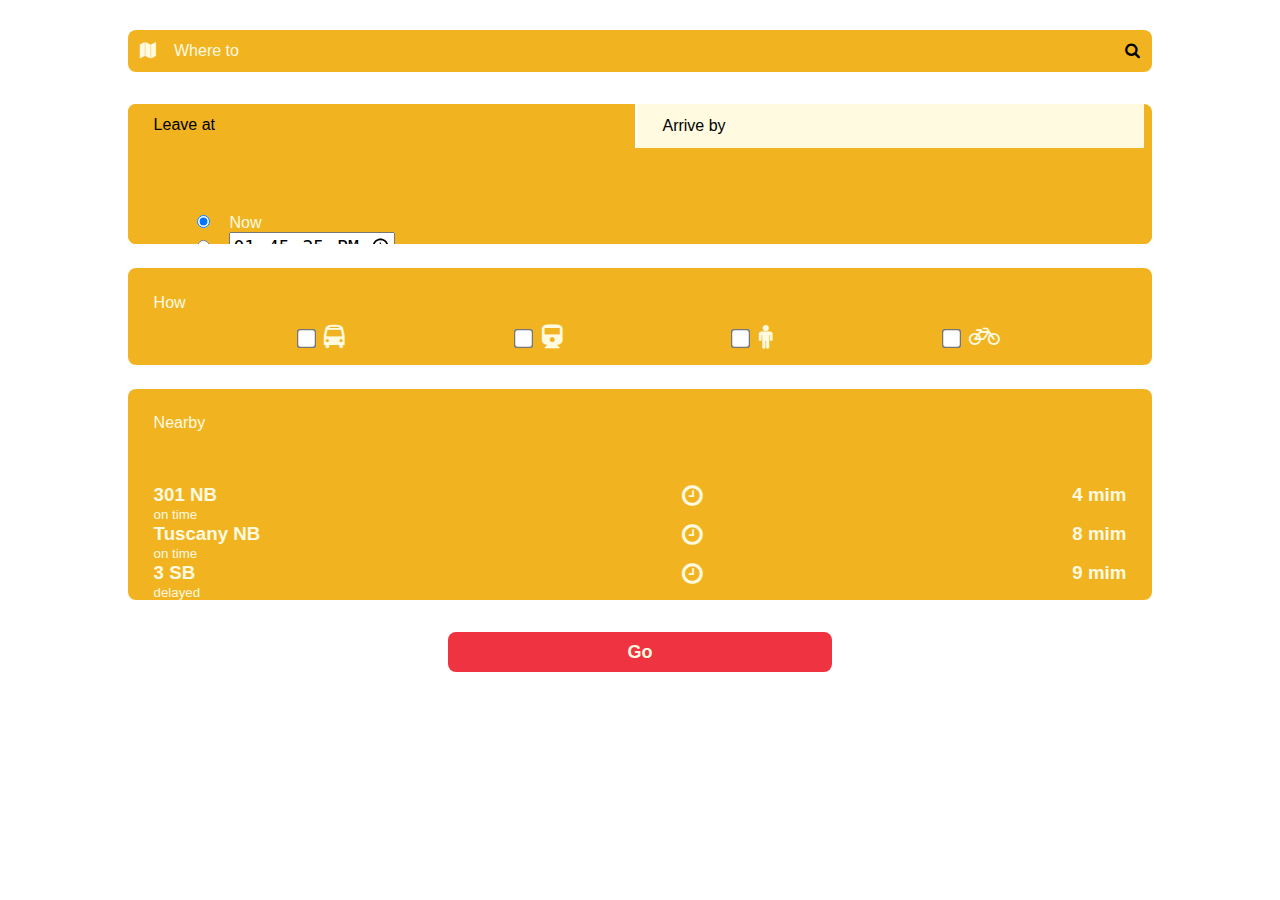
<file: index.html>
<!DOCTYPE html>
<html lang="en">
  <head>
    <meta charset="UTF-8" />
    <meta name="viewport" content="width=device-width, initial-scale=1.0" />
    <link
      rel="stylesheet"
      href="./font-awesome-4.7.0/css/font-awesome.min.css"
    />
    <link rel="preconnect" href="https://fonts.googleapis.com" />
    <link rel="preconnect" href="https://fonts.gstatic.com" crossorigin />
    <link
      href="https://fonts.googleapis.com/css2?family=Inder&display=swap"
      rel="stylesheet"
    />
    <link rel="stylesheet" href="styles.css" />
    <title>Design</title>
  </head>
  <body>
    <div class="box">
      <div class="box-items fa fa-map"></div>
      <div class="box-items grow">Where to</div>
      <div class="box-items fa fa-search"></div>
    </div>

    <div class="wrapper">
      <div class="tabs">
        <div class="tab">
          <input
            type="radio"
            name="css-tabs"
            id="tab-1"
            checked
            class="tab-switch"
          />
          <label for="tab-1" class="tab-label w-45">Leave at</label>
          <div class="tab-content">
            <input type="radio" class="input" name="at" id="start" checked />
            <label class="label" for="start">Now</label>
            <br />
            <input type="radio" class="input" name="at" id="start2" />
            <label class="label" for="start2">
              <input type="time" value="13:45:25" />

              <!-- :<input type="number"/>
              <select>
                  <option value="0">a.m.</option>
                  <option value="1">p.m.</option>
                </select> -->
            </label>
          </div>
        </div>
        <div class="tab">
          <input type="radio" name="css-tabs" id="tab-2" class="tab-switch" />
          <label for="tab-2" class="tab-label w-45">Arrive by</label>
          <div class="tab-content flex">
            <div class="flex grow">
              <input class="h-20 t-center" type="time" value="13:45:25" />
            </div>
          </div>
        </div>
      </div>
    </div>

    <div class="container-transport">
      <div class="p-2">How</div>
      <div class="flex space-evenly">
        <div>
          <input type="checkbox" id="vehicle1" name="vehicle1" value="Bike" />
          <label for="vehicle1" class="fa fa-bus fa-xl"></label>
        </div>
        <div>
          <input type="checkbox" id="vehicle2" name="vehicle2" value="Car" />
          <label for="vehicle2" class="fa fa-train fa-xl"></label>
        </div>
        <div>
          <input type="checkbox" id="vehicle3" name="vehicle3" value="Boat" />
          <label for="vehicle3" class="fa fa-male fa-xl"></label>
        </div>
        <div>
          <input type="checkbox" id="vehicle4" name="vehicle4" value="bike" />
          <label for="vehicle4" class="fa fa-bicycle fa-xl"></label>
        </div>
      </div>
    </div>

    <div class="container-transport">
      <div class="p-2 pb-4">Nearby</div>
      <div class="flex column">
        <div class="flex items-center space-between">
          <h3 class="px-2 min-w-60">301 NB</h3>
          <div class="px-2 fa fa-clock-o fa-xl"></div>
          <h3 class="px-2">4 mim</h3>
        </div>
        <h5 class="px-2">on time</h5>
      </div>

      <div class="flex column">
        <div class="flex items-center space-between">
          <h3 class="px-2 min-w-60">Tuscany NB</h3>
          <div class="px-2 fa fa-clock-o fa-xl"></div>
          <h3 class="px-2">8 mim</h3>
        </div>
        <h5 class="px-2">on time</h5>
      </div>
      <div class="flex column">
        <div class="flex items-center space-between">
          <h3 class="px-2 min-w-60">3 SB</h3>
          <div class="px-2 fa fa-clock-o fa-xl"></div>
          <h3 class="px-2">9 mim</h3>
        </div>
        <h5 class="px-2">delayed</h5>
      </div>
    </div>

    <div class="flex end">
      <button class="button">Go</button>
    </div>
  </body>
</html>
</file>
<file: styles.css>
:root{
  --color1: #fffae0;
  --color2: #f1b220ab;
  --color3: red;
  --color4: rgba(0, 0, 0, 0.85);
  --color40: rgb(0, 0, 0);
  --bcolor1: #2c2500f0;
  --bcolor2: #fffae0b0;
  --bcolor3:  rgb(0, 0, 0);
  --bcolor4: #fffae080;
  color: var(--color1);
  font-family: "Open Sans", sans-serif;
}
.color1 {
  color: var(--color1);
}
.color2 {
  color: var(--color2);
}
.color3 {
  color: var(--color3);
}
.color4 {
  color: var(--color4);
}
.bcolor1 {
  background-color: var(--bcolor1);
}
.bcolor2 {
  background-color: var(--bcolor2);
}
.bcolor3 {
  background-color: var(--bcolor3);
}
.bcolor4 {
  background-color: var(--bcolor4);
}

.fa-search{
  padding: 12px;
  color: var(--color40);
}
.text{
  color: var(--color40);
}
.search-bar{
  margin: 8px;
  background-color: var(--color1);
  color: --var(--color40);
  border-radius: 20px;
}

.search-space{
/*   
  background-color: var(--color4);
  margin: 10px 25px 0 25px;
  height: 30vh;
  border-radius: 8px;
  z-index: 6; */
}

.search-space:after {
  /* background-repeat: no-repeat;
  content : "";
  display: block;
  position: absolute;
  top: 0;
  left: 0;
  background-image: url(./img/back.jpg); 
  width: 100%;
  height: 100%;
  opacity : 0.2; */
}

.arrows{
  position: absolute;
  right: 0;
  height: 60px;
  background-color: #f1b420;
}

.from{
  background-color: var(--color40);
  padding-top: 15px;
  padding-bottom: 15px;
  padding-left: 50px;
  margin: 20px;
  border-radius: 20px;
}

/* main:after {
  background-repeat: no-repeat;
  content : "";
  display: block;
  position: absolute;
  top: 0;
  left: 0;
  background-image: url(./img/back.jpg); 
  width: 100%;
  height: 100%;
  opacity : 0.2;
  z-index: -1;
} */
main{
   
}

header{
  /* position: relative; */
  /* background-color: var(--color4); */
  /* background-color: var(--color4); */
  /* color: var(--color40); */
}

header:after {
  background-size: cover;
  background-repeat: no-repeat;
  overflow: hidden;
  content : "";
  display: block;
  position: absolute;
  top: 0;
  left: 0;
  background-image: url(./img/map.jpeg); 
  width: 100%;
  height: 100%;
  opacity : 1;
  z-index: -1;
}


.mode{

}


.logo{
 
}
body{
  display: flex;
}

.container-boxes{

}

.box-item{
  
}
/* .box-item-icons{
  width: 40vw;
  height: 40vw;
  text-align: center;
  margin-top: 20px;
  border-radius: 16px;
  background-color: var(--color2);
  font-style: normal;
  color: var(--color4);
  display: flex;
  flex-direction: row;
  flex-wrap: wrap;
  justify-content: space-around;
  align-items: center;
} */

.thin{
  font-weight: 100;
}
.pt-4{
padding-top: 24px;
}
.h1{
  font-size: 32px;
  font-weight: 600;
}
.h4{
  font-size: 20px;
  font-weight: 600;
}
.h5{
  font-size: 14px;
  font-weight: 600;
}
.minibox{
  width: 14vw;
  height: 14vw;
  color: var(--color40);
  background-color: var(--color10);
  margin: 2vw;
  font-size: xx-large;
  border-radius: 8px;
  display: flex;
  align-content: center;
  align-items: center;
  justify-content: center;

}
.vehicle{
  width: 30vw;
  height: 15vw;
  overflow: hidden;
}
.feedback{
  padding: 10px;
  width: 28vw;
  height: 25vw;
  overflow: hidden;
}

.car-image{
  width: 100%;
  height: 100%;
}
.feedback-image{
  width: 100%;
  height: 100%;
}

button{
  width: 28vw;
  font-size: 12px;
  padding-top: 10px;
  padding-bottom: 10px;
  margin-top: 10px;
  border-radius: 8px;
  border: none;
  color: var(--color10);
  background-color: var(--color3);
}
.img-container{
  width: 12vw;
  height: 12vw;
  overflow: hidden;
}
.weather-img{
  width: 100%;
  height: 100%;

        }




.flex-center{
  
}

.initial{

}
body {
  display: flex;
  flex-direction: column;
  align-items: center;
  margin: 0;
}
.input {
  padding: 12px;
  font-size: 32px;
}
.label {
  padding: 12px;
}

input[type="time"] {
  font-size: 18px;
  color: black;
}
.box {
  margin-top: 30px;
  display: flex;
  background-color: #f1b420;
  width: 80vw;
  border-radius: 8px;
  justify-content: space-between;
}
.box-items {
  padding: 12px;
}
.grow {
  flex-grow: 1;
  padding-left: 6px;
}
.t-center{
    align-items: center;
}
.flex {
  display: flex;
}
.space-evenly {
  justify-content: space-evenly;
}
.button:hover{
    opacity: 50%;
}

.space-between {
  justify-content: space-between;
}
.column {
  flex-direction: column;
}
.items-center {
  align-items: center;
}
.h-20 {
  height: 20px;
}

.fa-xl {
  font-size: x-large;
  padding-left: 4px;
}

h3 {
  margin-block-start: 0;
  margin-block-end: 0;
}
h5 {
  margin-block-start: 0;
  margin-block-end: 0;
  font-weight: 400;
}

.min-w-60 {
  width: 160px;
}
.end {
  align-items: end;
}
.button {
  width: 30vw;
  height: 40px;
  background-color: #ef3340;
  color: #fffae0;
  border-radius: 8px;
  border: none;
  font-weight: bold;
  font-size: large;
  margin-top: 32px;
}

.pb-4 {
  padding-bottom: 4vw;
}

.p-2 {
  padding-left: 2vw;
  padding-top: 2vw;
}
.px-2 {
  padding-left: 2vw;
  padding-right: 2vw;
}

input[type="checkbox"] {
  /* Double-sized Checkboxes */
  -ms-transform: scale(1.5); /* IE */
  -moz-transform: scale(1.5); /* FF */
  -webkit-transform: scale(1.5); /* Safari and Chrome */
  -o-transform: scale(1.5); /* Opera */
  transform: scale(1.5);
  margin-left: 20px;
  margin-bottom: 20px;
  margin-top: 20px;
}

.container-transport {
  border-radius: 8px;
  background-color: #f1b420;
  width: 80vw;
  margin-top: 24px;
}

.wrapper {
  margin-top: 32px;
  border-radius: 8px;
  overflow: hidden;
}
.tabs {
  position: relative;
  width: 80vw;
  /* margin: 20px; */
  background: #f1b420;
  height: 140px;
}
.tabs::before,
.tabs::after {
  content: "";
  display: table;
}
.tabs::after {
  clear: both;
}
.tab {
  float: left;
}
.tab-switch {
  display: none;
}
.tab-label {
  position: relative;
  display: block;
  line-height: 2.75em;
  height: 3em;
  width: 37.6vw;
  padding-left: 2vw;
  background: #fffae0;
  color: black;
  cursor: pointer;
  top: 0;
  transition: all 0.25s;
}
.tab-label:hover {
  top: -0.25rem;
  transition: top 0.25s;
}
.tab-content {
  width: 70vw;
  height: 40px;
  position: absolute;
  z-index: 1;
  top: 2.75em;
  left: 0;
  padding: 5vw;
  background: #f1b420;
  opacity: 0;
  transition: all 0.35s;
}
.tab-switch:checked + .tab-label {
  background: #f1b420;
  border-bottom: 0;
  border-right: 0.125rem solid #fff;
  transition: all 0.35s;
  z-index: 1;
  top: -0.0625rem;
}
.tab-switch:checked + label + .tab-content {
  z-index: 2;
  opacity: 1;
  transition: all 0.35s;
}

@keyframes reduce {
  0%   {height: 100vh;
  width: 100vw;}
  70% {height: 100vh;
    width: 100vw;}
  100% {height: 10vh;
    width: 100vw;}
}
</file>
